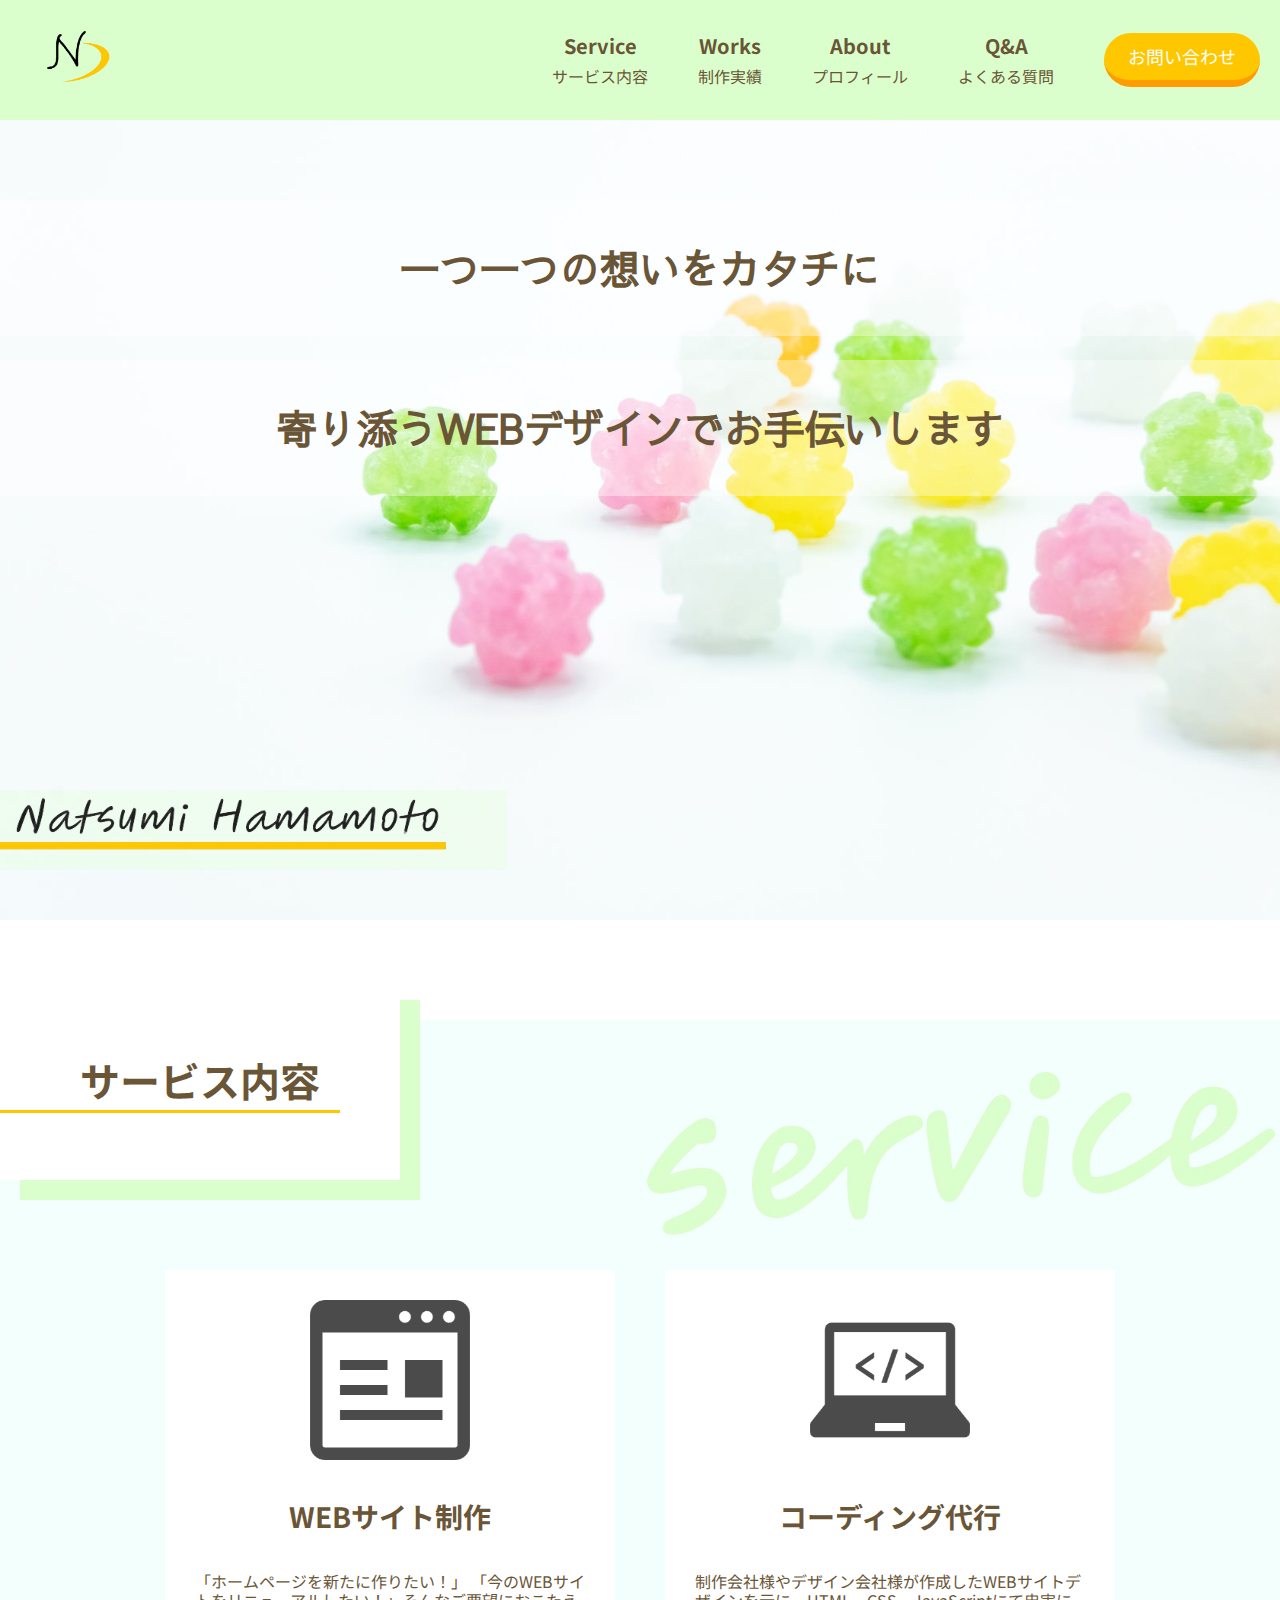
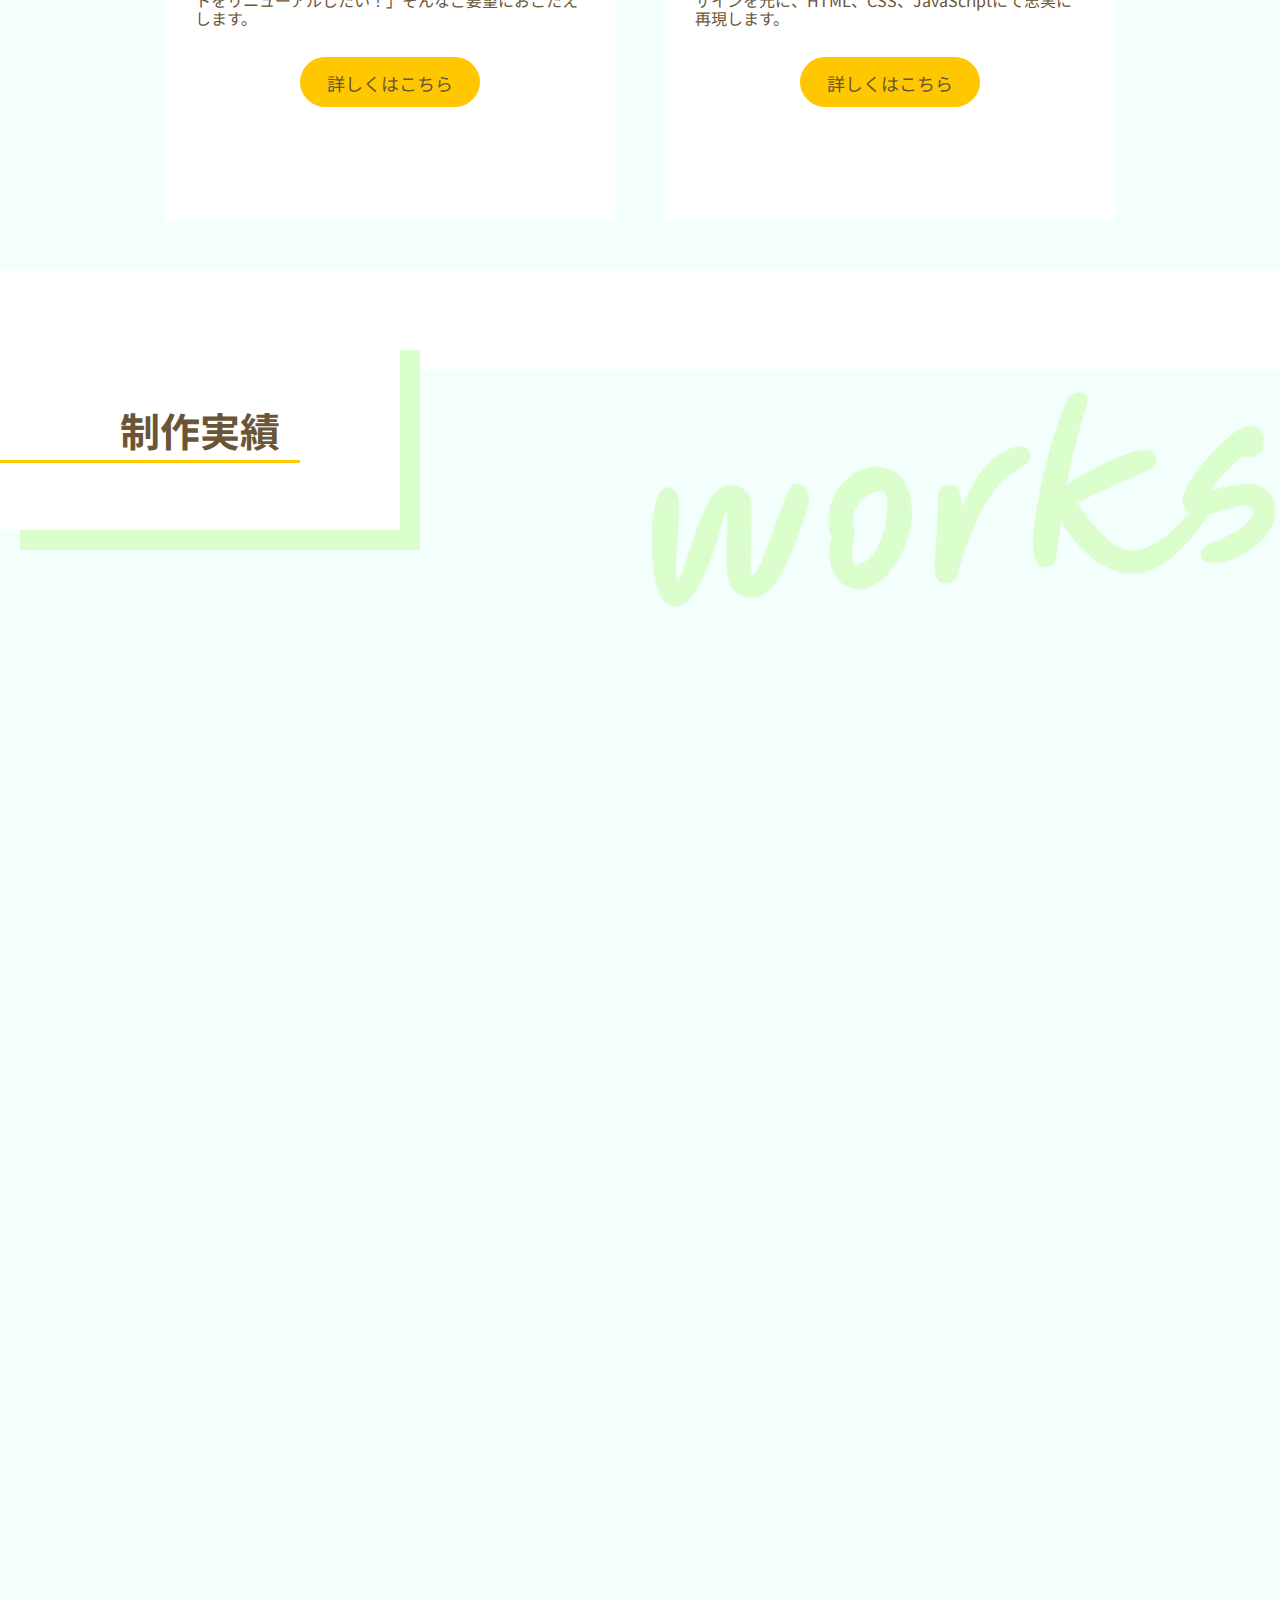
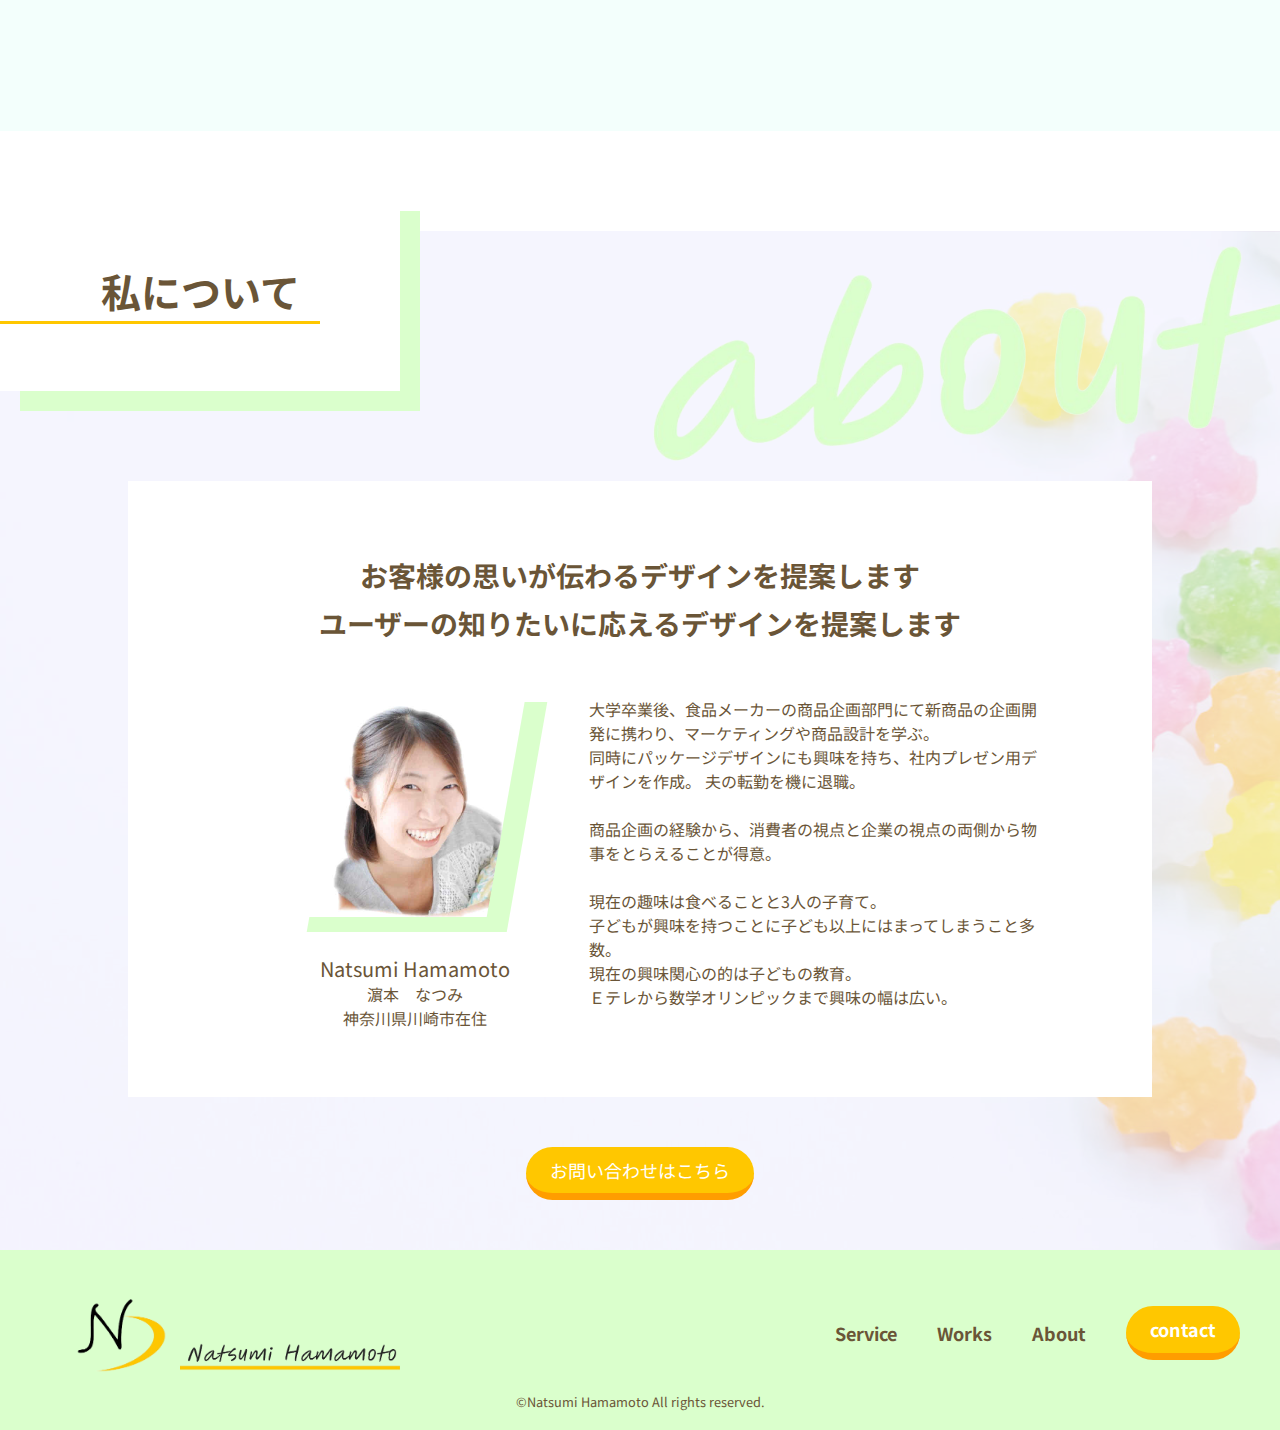
<file: index.html>
<!DOCTYPE html>
<html lang="ja">
  <head>
    <meta charset="UTF-8" />
    <meta name="viewport" content="width=device-width, initial-scale=1.0" />
    <title>Natsumi Hamamoto</title>
    <link rel="preconnect" href="https://fonts.googleapis.com" />
    <link rel="preconnect" href="https://fonts.gstatic.com" crossorigin />
    <link
      href="https://fonts.googleapis.com/css2?family=Noto+Sans+JP&family=Kosugi+Maru&display=swap"
      rel="stylesheet"
    />
    <link href="https://fonts.googleapis.com/css2?family=Sawarabi+Gothic&display=swap" rel="stylesheet">
    <link rel="stylesheet" href="css/destyle.css" />
    <link rel="stylesheet" href="css/style.css" />
  </head>
  <body>
    <header id="header" class="header">
      <h1 class="logo">
        <a href="#"><img src="img/logo.png" alt="" /></a>
      </h1>
      <nav class="pc">
        <ul class="header-nav-list">
          <li>
            <a href="#service">
              <span class="nav-en">Service</span>
              <span class="nav-ja">サービス内容</span>
            </a>
          </li>
          <li>
            <a href="#works">
              <span class="nav-en">Works</span>
              <span class="nav-ja">制作実績</span>
            </a>
          </li>
          <li>
            <a href="#about">
              <span class="nav-en">About</span>
              <span class="nav-ja">プロフィール</span>
            </a>
          </li>
          <li>
            <a href="#Q&A">
              <span class="nav-en">Q&A</span>
              <span class="nav-ja">よくある質問</span>
            </a>
          </li>
          <li>
            <a class="contact" target="_blank" href="">お問い合わせ</a>
          </li>
        </ul>
      </nav>
      <div class="h-btn sp">
        <span></span>
        <span></span>
        <span></span>
      </div>
    </header>
    <main>
      <div class="kv">
        <div>
          <p class="kv-text">一つ一つの想いをカタチに</p>
          <p class="kv-text">寄り添うWEBデザインでお手伝いします</p>
        </div>
        <div class="name-box">
          <img src="img/name-ft.png" alt="natsumi hamamoto" />
        </div>
      </div>

      <section id="service" class="service">
        <div class="section-ttl-container">
          <div class="section-ttl-frame">
            <div class="frame-g"></div>
            <div class="frame-w">
              <h2 class="section-ttl">サービス内容</h2>
            </div>
          </div>
          <div class="ttl-img"><img src="img/service.png" alt="service" /></div>
        </div>
        <ul class="service-list">
          <li class="service-item">
            <img class="service-icon" src="img/web-site.png" alt="web-site" />
            <span>WEBサイト制作</span>
            <p>
              「ホームページを新たに作りたい！」
              「今のWEBサイトをリニューアルしたい！」そんなご要望におこたえします。
            </p>
            <a target="_blank" class="detail-btn" href="website.html">詳しくはこちら</a>
          </li>
          <li class="service-item">
            <img
              class="service-icon"
              src="img/cording.png"
              alt="コーディング"
            />
            <span>コーディング代行</span>
            <p>
              制作会社様やデザイン会社様が作成したWEBサイトデザインを元に、HTML、CSS、JavaScriptにて忠実に再現します。
            </p>
            <a target="_blank" class="detail-btn" href="">詳しくはこちら</a>
          </li>
        </ul>
      </section>

      <section id="works" class="works">
        <div class="section-ttl-container">
          <div class="section-ttl-frame">
            <div class="frame-g"></div>
            <div class="frame-w">
              <h2 class="section-ttl">制作実績</h2>
            </div>
          </div>
          <div class="ttl-img"><img src="img/works.png" alt="works" /></div>
        </div>
        <ul class="works-list">
          <li class="works-item fade">
            <a href="">
              <div class="mask">
                <img class="works-img" src="img/works1.png" alt="ホームページ" />
              </div>
              <div class="works-text">
                <span>古民家サウナの宿</span>
                <p>
                  宿泊施設<br />
                  新規WEBサイト制作
                </p>
                <div class="label">
                  <div class="label-y">WEBデザイン</div>
                  <div class="label-b">コーディング</div>
                </div>
              </div>
            </a>
          </li>
          <li class="works-item fade">
            <a href="">
              <div class="mask">
                <img class="works-img" src="img/works2.png" alt="ホームページ" />
              </div>
              <div class="works-text">
                <span>家庭教師のProgress</span>
                <p>
                  WEBサイト<br />
                  リニューアル
                </p>
                <div class="label">
                  <div class="label-y">WEBデザイン</div>
                  <div class="label-b">コーディング</div>
                </div>
              </div>
            </a>
          </li>
          <li class="works-item fade">
            <a href="">
              <div class="mask">
                <img class="works-img" src="img/works3.png" alt="ホームページ" />
              </div>
              <div class="works-text">
                <span>こすぎ皮膚科</span>
                <p>
                  WEBサイト<br />
                  リニューアル
                </p>
                <div class="label">
                  <div class="label-y">WEBデザイン</div>
                  <div class="label-b">コーディング</div>
                </div>
              </div>
            </a>
          </li>
          <li class="works-item fade">
            <a href="">
              <div class="mask">
                <img class="works-img" src="img/works4.png" alt="ホームページ" />
              </div>
              <div class="works-text">
                <span>イタリアンダイニング<br />「Martina」</span>
                <p>
                  スマートフォン向け<br />
                  LP(ランディングページ)制作
                </p>
                <div class="label">
                  <div class="label-b">コーディング</div>
                </div>
              </div>
            </a>
          </li>
          <li class="works-item fade">
            <a href="">
              <div class="mask">
                <img class="works-img" src="img/works4.png" alt="ホームページ" />
              </div>
              <div class="works-text">
                <span>イタリアンダイニング<br />「Martina」</span>
                <p>
                  スマートフォン向け<br />
                  LP(ランディングページ)制作
                </p>
                <div class="label">
                  <div class="label-b">コーディング</div>
                </div>
              </div>
            </a>
          </li>
          <li class="works-item fade">
            <a href="">
              <div class="mask">
                <img class="works-img" src="img/works4.png" alt="ホームページ" />
              </div>
              <div class="works-text">
                <span>イタリアンダイニング<br />「Martina」</span>
                <p>
                  スマートフォン向け<br />
                  LP(ランディングページ)制作
                </p>
                <div class="label">
                  <div class="label-b">コーディング</div>
                </div>
                <!-- <a class="more-btn" href="">もっと見る</a> -->
              </div>
            </a>

          </li>
        </ul>
      </section>

      <section id="about" class="about">
        <div class="section-ttl-container">
          <div class="section-ttl-frame">
            <div class="frame-g"></div>
            <div class="frame-w">
              <h2 class="section-ttl">私について</h2>
            </div>
          </div>
          <div class="ttl-img"><img src="img/about.png" alt="about" /></div>
        </div>
        <div class="about-frame">
          <p class="about-lead">
            お客様の思いが伝わるデザインを提案します<br />
            ユーザーの知りたいに応えるデザインを提案します
          </p>
          <div class="about-content">
            <div class="portrait">
              <div class="portrait-frame">
                <div class="portrait-frame-g"></div>
                <div class="portrait-frame-w">
                  <img src="img/portrait.JPG" alt="portrait" />
                </div>
              </div>
              <div>
                <span>Natsumi Hamamoto</span>
                <span>濵本　なつみ</span>
                <span>神奈川県川崎市在住</span>
              </div>
            </div>
            <div class="about-text">
              <p>
                大学卒業後、食品メーカーの商品企画部門にて新商品の企画開発に携わり、マーケティングや商品設計を学ぶ。<br />
                同時にパッケージデザインにも興味を持ち、社内プレゼン用デザインを作成。
                夫の転勤を機に退職。<br /><br />
                商品企画の経験から、消費者の視点と企業の視点の両側から物事をとらえることが得意。<br /><br />
                現在の趣味は食べることと3人の子育て。<br />
                子どもが興味を持つことに子ども以上にはまってしまうこと多数。<br />
                現在の興味関心の的は子どもの教育。<br />
                Ｅテレから数学オリンピックまで興味の幅は広い。
              </p>
            </div>
          </div>
        </div>
        <div>
          <a class="contact" href="#">お問い合わせはこちら</a>
        </div>
      </section>
    </main>

    <footer class="footer">
      <div class="footer-container">
        <div class="logo-wrapper">
          <a class="footer-logo" href="#"><img src="img/logo.png" alt="" /></a>
          <div class="footer-name">
            <img src="img/name-ft.png" alt="natsumi hamamoto" />
          </div>
        </div>
        <nav>
          <ul class="footer-nav-list">
            <li class="footer-list-item"><a href="#service">Service</a></li>
            <li class="footer-list-item"><a href="#works">Works</a></li>
            <li class="footer-list-item"><a href="#about">About</a></li>
            <li class="footer-list-item">
              <a class="contact" href="#">contact</a>
            </li>
          </ul>
        </nav>
      </div>
      <small>©Natsumi Hamamoto All rights reserved.</small>
    </footer>

    <script src="js/jquery-3.7.1.min.js"></script>
    <script src="js/jquery.invew.min.js"></script>
    <script src="js/script.js"></script>
  </body>
</html>
</file>
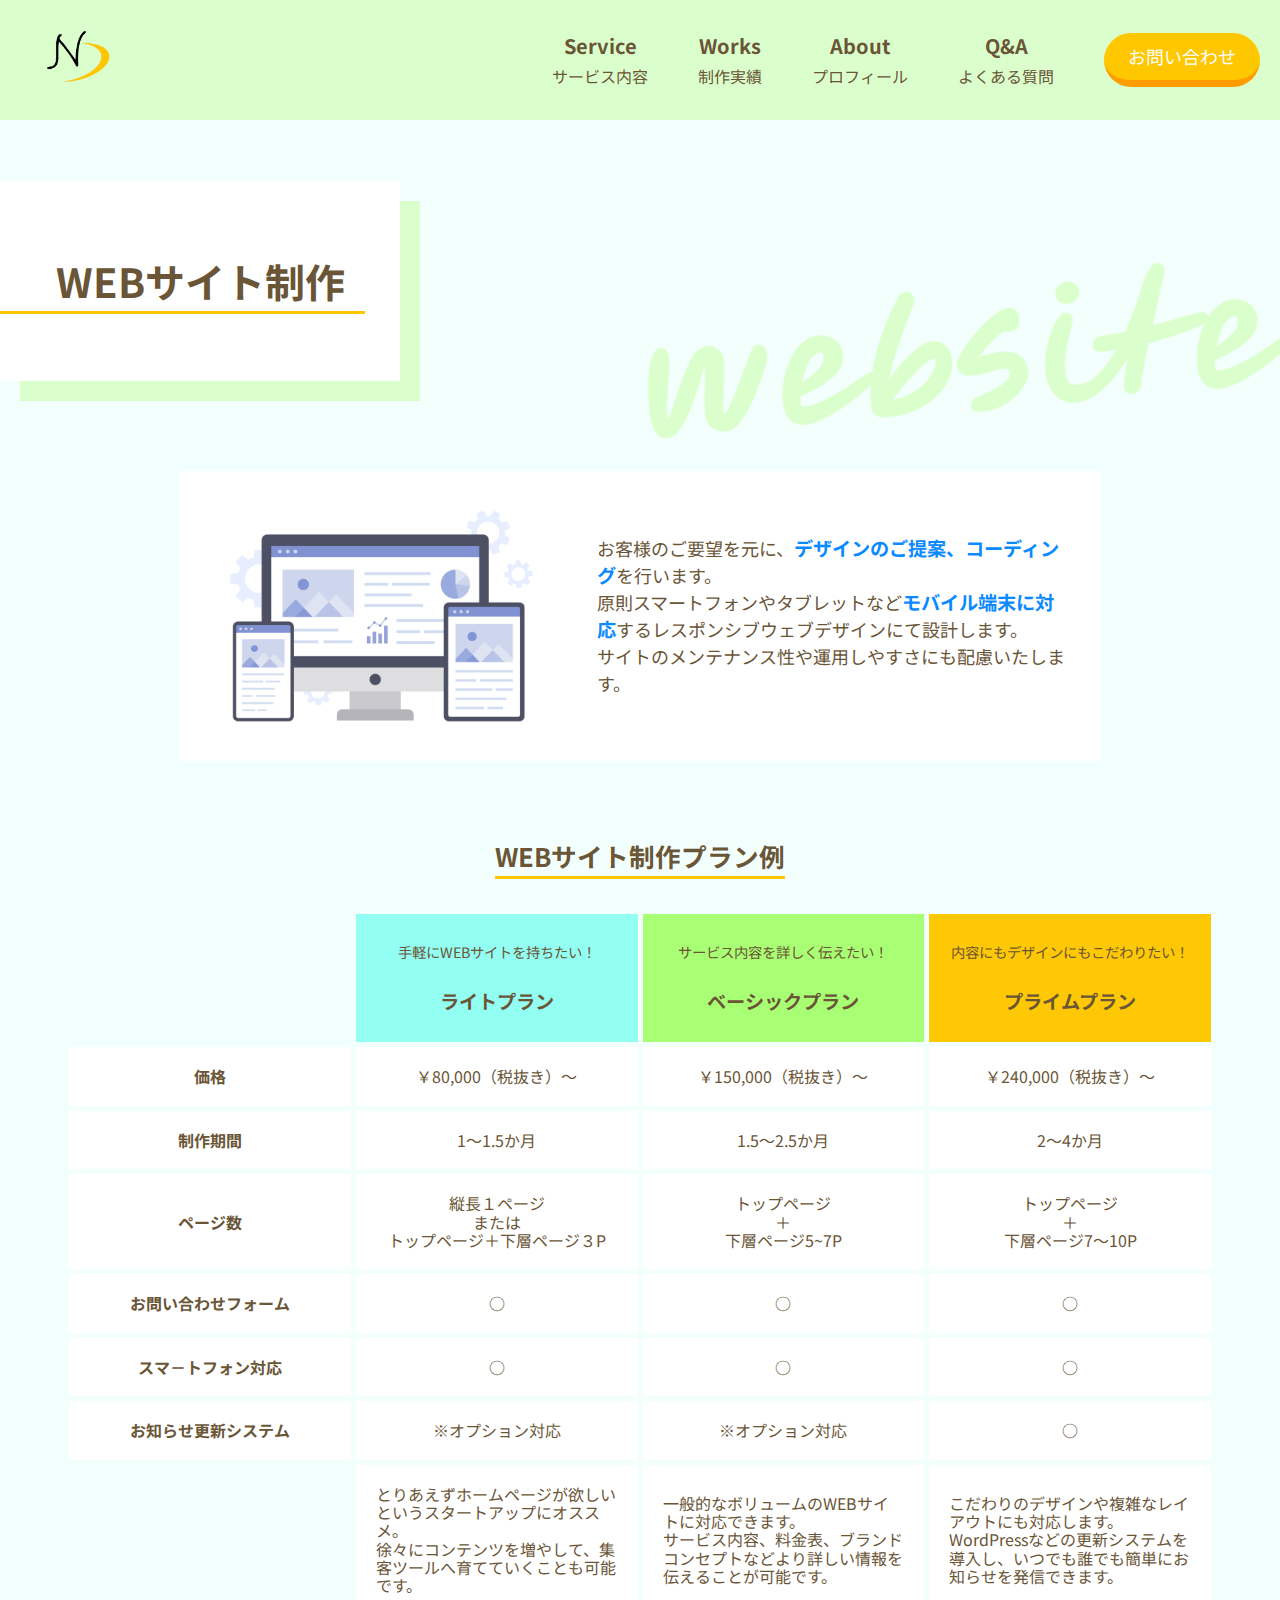
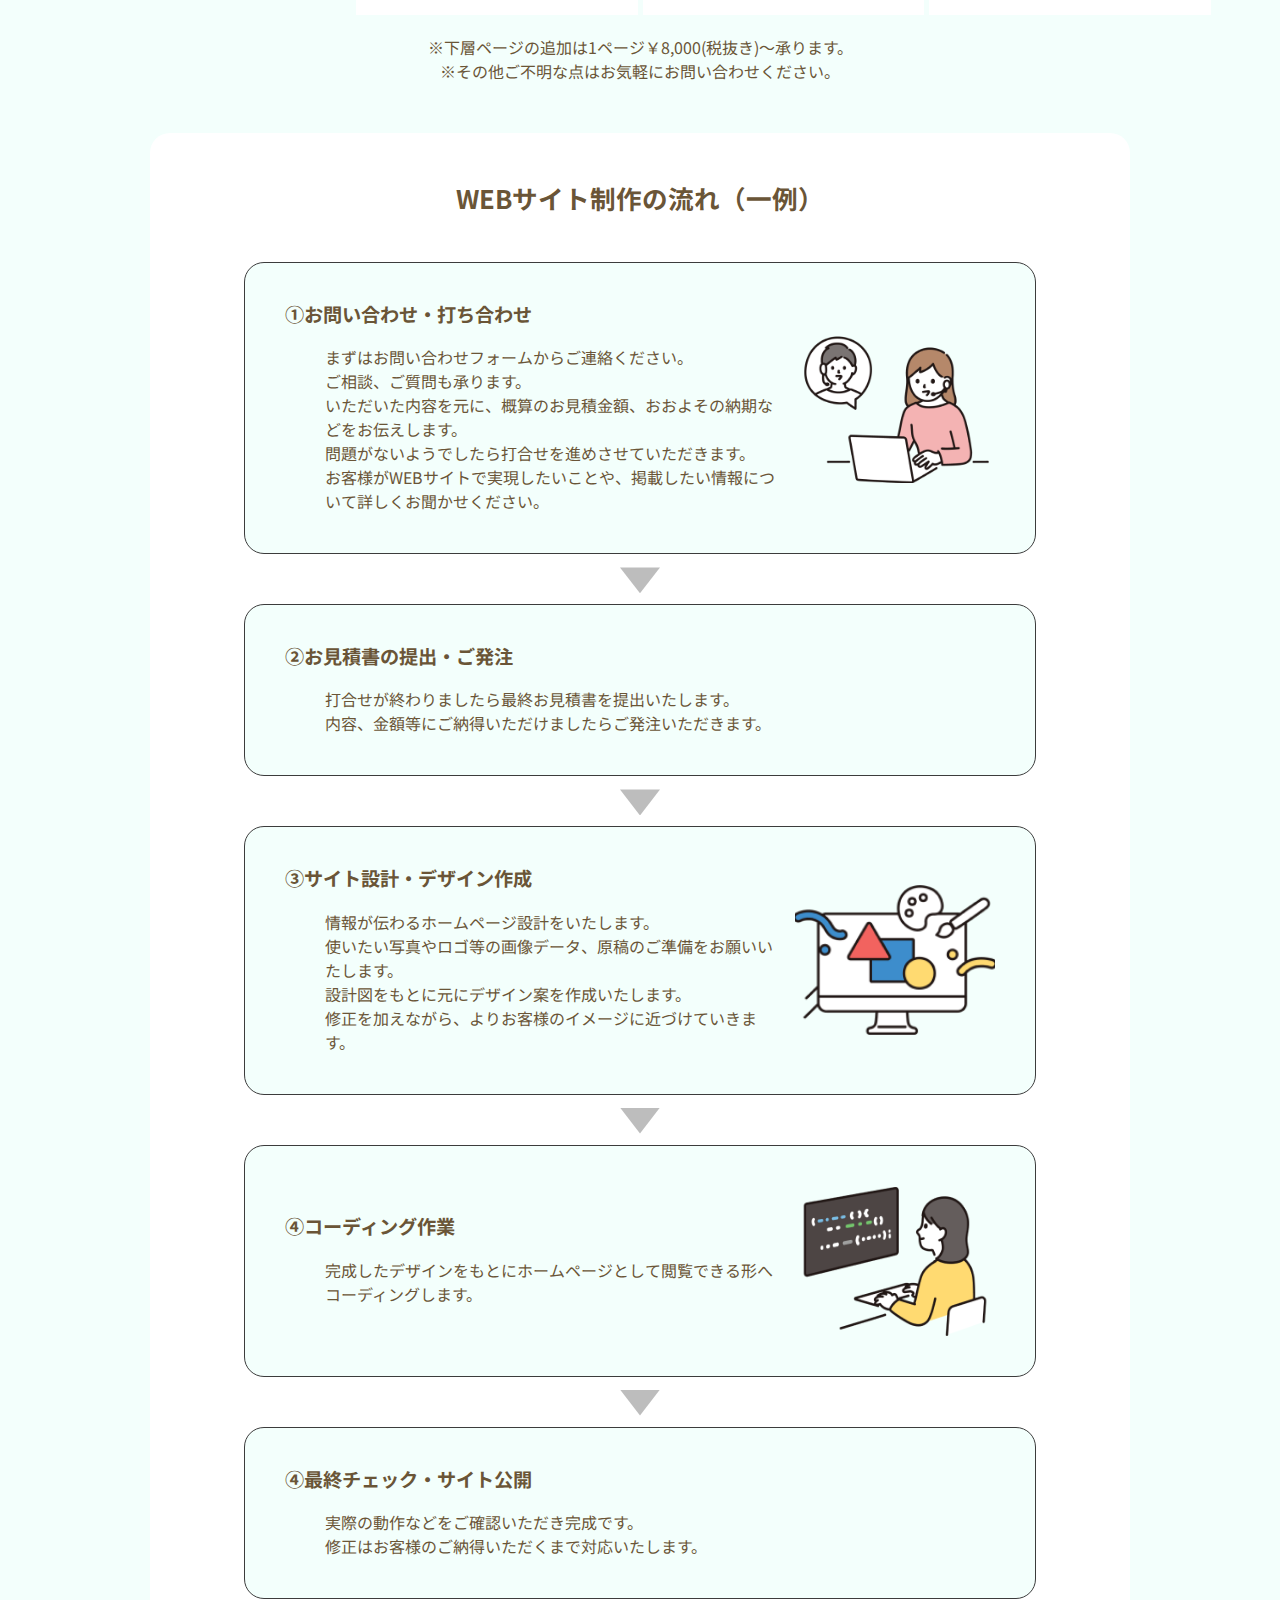
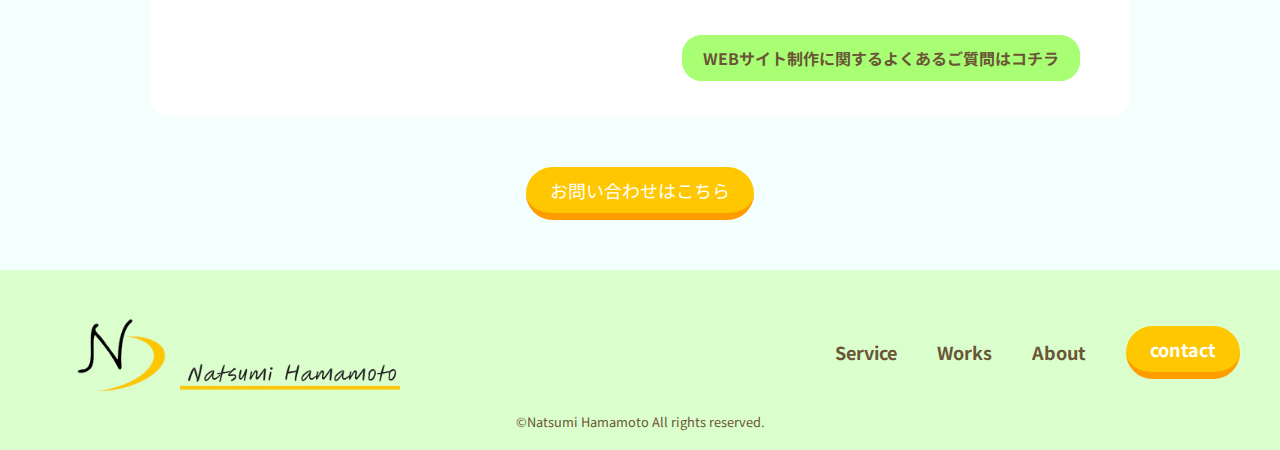
<file: website.html>
<!DOCTYPE html>
<html lang="ja">
  <head>
    <meta charset="UTF-8" />
    <meta name="viewport" content="width=device-width, initial-scale=1.0" />
    <title>Document</title>
    <link rel="preconnect" href="https://fonts.googleapis.com" />
    <link rel="preconnect" href="https://fonts.gstatic.com" crossorigin />
    <link
      href="https://fonts.googleapis.com/css2?family=Noto+Sans+JP&display=swap"
      rel="stylesheet"
    />
    <link rel="stylesheet" href="css/destyle.css" />
    <link rel="stylesheet" href="css/style.css" />
  </head>
  <body>
    <header id="header" class="header">
      <h1 class="logo">
        <a href="#"><img src="img/logo.png" alt="" /></a>
      </h1>
      <nav>
        <ul class="header-nav-list">
          <li>
            <a href="index.html#service">
              <span class="nav-en">Service</span>
              <span class="nav-ja">サービス内容</span>
            </a>
          </li>
          <li>
            <a href="index.html#works">
              <span class="nav-en">Works</span>
              <span class="nav-ja">制作実績</span>
            </a>
          </li>
          <li>
            <a href="index.html#about">
              <span class="nav-en">About</span>
              <span class="nav-ja">プロフィール</span>
            </a>
          </li>
          <li>
            <a href="#Q&A">
              <span class="nav-en">Q&A</span>
              <span class="nav-ja">よくある質問</span>
            </a>
          </li>
          <li>
            <a class="contact" target="_blank" href="">お問い合わせ</a>
          </li>
        </ul>
      </nav>
    </header>
    <main>
      <section id="website" class="website">
        <div class="section-ttl-container">
          <div class="section-ttl-frame">
            <div class="frame-g"></div>
            <div class="frame-w">
              <h2 class="section-ttl">WEBサイト制作</h2>
            </div>
          </div>
          <div class="ttl-img"><img src="img/website.png" alt="website" /></div>
        </div>
        <div class="wrapper">
          <div class="lead-container">
            <img src="img/website1.png" alt="ホームページ" />
            <div class="lead">
              <p>
                お客様のご要望を元に、<span>デザインのご提案、コーディング</span>を行います。
                <br />
                原則スマートフォンやタブレットなど<span>モバイル端末に対応</span>するレスポンシブウェブデザインにて設計します。<br />
                サイトのメンテナンス性や運用しやすさにも配慮いたします。
              </p>
            </div>
          </div>
          <div class="website-plan">
            <span>WEBサイト制作プラン例</span>
            <table class="website-table">
              <thead>
                <tr>
                  <th></th>
                  <th class="plan-name light">
                    <span>手軽にWEBサイトを持ちたい！</span><br />ライトプラン
                  </th>
                  <th class="plan-name basic">
                    <span>サービス内容を詳しく伝えたい！</span
                    ><br />ベーシックプラン
                  </th>
                  <th class="plan-name prime">
                    <span>内容にもデザインにもこだわりたい！</span
                    ><br />プライムプラン
                  </th>
                </tr>
              </thead>
              <tbody>
                <tr>
                  <th>価格</th>
                  <td>￥80,000（税抜き）～</td>
                  <td>￥150,000（税抜き）～</td>
                  <td>￥240,000（税抜き）～</td>
                </tr>
                <tr>
                  <th>制作期間</th>
                  <td>1～1.5か月</td>
                  <td>1.5～2.5か月</td>
                  <td>2～4か月</td>
                </tr>
                <tr>
                  <th>ページ数</th>
                  <td>
                    縦長１ページ<br />または<br />トップページ＋下層ページ３P
                  </td>
                  <td>トップページ<br />＋<br />下層ページ5~7P</td>
                  <td>トップページ<br />＋<br />下層ページ7～10P</td>
                </tr>
                <tr>
                  <th>お問い合わせフォーム</th>
                  <td>○</td>
                  <td>○</td>
                  <td>○</td>
                </tr>
                <tr>
                  <th>スマ－トフォン対応</th>
                  <td>○</td>
                  <td>○</td>
                  <td>○</td>
                </tr>
                <tr>
                  <th>お知らせ更新システム</th>
                  <td>※オプション対応</td>
                  <td>※オプション対応</td>
                  <td>○</td>
                </tr>
                <tr>
                  <th></th>
                  <td class="info">
                    とりあえずホームページが欲しいというスタートアップにオススメ。<br />
                    徐々にコンテンツを増やして、集客ツールへ育てていくことも可能です。
                  </td>
                  <td class="info">
                    一般的なボリュームのWEBサイトに対応できます。<br />
                    サービス内容、料金表、ブランドコンセプトなどより詳しい情報を伝えることが可能です。
                  </td>
                  <td class="info">
                    こだわりのデザインや複雑なレイアウトにも対応します。<br />
                    WordPressなどの更新システムを導入し、いつでも誰でも簡単にお知らせを発信できます。
                  </td>
                </tr>
              </tbody>
            </table>
            <p class="note">
              ※下層ページの追加は1ページ￥8,000(税抜き)～承ります。<br />
              ※その他ご不明な点はお気軽にお問い合わせください。
            </p>
          </div>
          <div class="website-chart">
            <p class="chart-ttl">WEBサイト制作の流れ（一例）</p>
            <div class="chart-list">
              <div class="chart-frame">
                <div class="chart-text">
                  <span>①お問い合わせ・打ち合わせ</span>
                  <p>
                    まずはお問い合わせフォームからご連絡ください。<br />
                    ご相談、ご質問も承ります。<br />
                    いただいた内容を元に、概算のお見積金額、おおよその納期などをお伝えします。<br />
                    問題がないようでしたら打合せを進めさせていただきます。<br />
                    お客様がWEBサイトで実現したいことや、掲載したい情報について詳しくお聞かせください。
                  </p>
                </div>
                <img src="img/website-chart1.png" alt="オンライン打ち合わせ" />
              </div>
              <div class="chart-frame">
                <div class="chart-text">
                  <span>②お見積書の提出・ご発注</span>
                  <p>
                    打合せが終わりましたら最終お見積書を提出いたします。<br />
                    内容、金額等にご納得いただけましたらご発注いただきます。
                  </p>
                </div>
              </div>
              <div class="chart-frame">
                <div class="chart-text">
                  <span>③サイト設計・デザイン作成</span>
                  <p>
                    情報が伝わるホームページ設計をいたします。<br />
                    使いたい写真やロゴ等の画像データ、原稿のご準備をお願いいたします。<br />
                    設計図をもとに元にデザイン案を作成いたします。<br />
                    修正を加えながら、よりお客様のイメージに近づけていきます。
                  </p>
                </div>
                <img src="img/website-chart2.png" alt="デザイン作成" />
              </div>
              <div class="chart-frame">
                <div class="chart-text">
                  <span>④コーディング作業</span>
                  <p>
                    完成したデザインをもとにホームページとして閲覧できる形へコーディングします。
                  </p>
                </div>
                <img src="img/website-chart3.png" alt="コーディング" />
              </div>
              <div class="chart-frame">
                <div class="chart-text">
                  <span>④最終チェック・サイト公開</span>
                  <p>
                    実際の動作などをご確認いただき完成です。<br />
                    修正はお客様のご納得いただくまで対応いたします。
                  </p>
                </div>
              </div>
            </div>
            <div class="qa-btn">
              <a href="contact/html"
                >WEBサイト制作に関するよくあるご質問はコチラ</a
              >
            </div>
          </div>
          <div>
            <a class="contact" href="contact.html">お問い合わせはこちら</a>
          </div>
        </div>
      </section>
    </main>

    <footer class="footer">
      <div class="footer-container">
        <div class="logo-wrapper">
          <a class="footer-logo" href="#"><img src="img/logo.png" alt="" /></a>
          <div class="footer-name">
            <img src="img/name-ft.png" alt="natsumi hamamoto" />
          </div>
        </div>
        <nav>
          <ul class="footer-nav-list">
            <li class="footer-list-item"><a href="#service">Service</a></li>
            <li class="footer-list-item"><a href="#works">Works</a></li>
            <li class="footer-list-item"><a href="#about">About</a></li>
            <li class="footer-list-item">
              <a class="contact" href="#">contact</a>
            </li>
          </ul>
        </nav>
      </div>
      <small>©Natsumi Hamamoto All rights reserved.</small>
    </footer>

    <script src="js/jquery-3.7.1.min.js"></script>
    <script src="js/jquery.invew.min.js"></script>
    <script src="js/script.js"></script>
  </body>
</html>
</file>
<file: css/style.css>
@charset "UTF-8";
html {
  font-size: 100%;
}
body {
  color: #6a5537;
  font-family: "Noto Sans JP", sans-serif;
  margin-top: 120px;
}
img {
  max-width: 100%;
  vertical-align: bottom;
}
.pc{
  display: block;
}
.sp{
  display: none;
}

@keyframes fadeInText {
  0% {
    opacity: 0;
  }
  100% {
    opacity: 1;;
  }
}
@keyframes fadeInText2 {
  0% {
    opacity: 0;
  }
  20% {
    opacity: 0;
  }
  100% {
    opacity: 1;
  }
}
@keyframes fadeInName {
  0% {
    opacity: 0;
  }
  30%{
    opacity: 0;
  }
  100% {
    opacity: 1;
  }
}
@keyframes fadeUp{
  0%{
    opacity: 0;
    transform: translateY(30px);
  }
  80%{
    opacity: 1;
  }
  100%{
    opacity: 1;
    transform: translateY(0);
  }
}
:root {
  --orange: #ffc700;
  --green: #daffcc;
  --bg-blue: #f3fffc;
  --label-blue: #0b8aff;
  --name-gray: #e6ffde6f;
}
/* section-ttl */
.section-ttl-container {
  display: flex;
  justify-content: space-between;
  position: relative;
  width: 100%;
  height: 250px;
  margin-top: 100px;
}
.section-ttl-frame{
  width: 40%;
}
.frame-g {
  width: 400px;
  height: 200px;
  background-color: var(--green);
  position: absolute;
  left: 20px;
  top: -20px;
}
.frame-w {
  width: 400px;
  height: 200px;
  background-color: #fff;
  z-index: 100;
  position: absolute;
  left: 0px;
  top: -40px;
  display: grid;
  place-content: center center;
}
.section-ttl {
  font-size: 2.5rem;
  font-weight: bold;
  position: relative;
}
.section-ttl::after {
  content: "";
  position: absolute;
  bottom: -10px;
  right: -20px;
  width: 400px;
  height: 3px;
  background-color: var(--orange);
}
.ttl-img {
  width: 50%;
}
.ttl-img > img{
  width: 100%;
  height: 100%;
  object-fit: contain;
  object-position: right;
}
/* お問い合わせボタン（共通） */
.contact {
  display: inline-block;
  padding: 0.8rem 1.5rem;
  background-color: var(--orange);
  color: #FFF;
  border-radius: 100vh;
  border-bottom: 7px solid #ff9d00;
  font-size: 1.125rem;
  text-align: center;
  margin: 0 auto;
  transition: all 0.1s 0s ease;
}
.contact:hover {
  margin-top: 6px;
  border-bottom: 1px solid var(--orange);
}
/* header (全ページ共通)*/
.header {
  width: 100%;
  height: 120px;
  position: fixed;
  top: 0;
  left: 0;
  z-index: 1000;
  display: flex;
  justify-content: space-between;
  align-items: center;
  background-color: var(--green);
  padding: 0 20px;
}
.logo {
  width: 100px;
  height: 100px;
}
.header-nav-list {
  display: flex;
  justify-content: space-between;
  align-items: center;
  gap: 50px;
}
.header-nav-list span {
  display: block;
  text-align: center;
}
.header-nav-list li a:hover{
  opacity: 0.5;
}
.header-nav-list li:last-of-type a:hover{
  opacity: 1;
}
.nav-en {
  font-size: 1.25rem;
  font-weight: bold;
  padding-bottom: 10px;
}

/* footer(全ページ共通) */
.footer {
  width: 100%;
  background-color: var(--green);
  padding: 20px 40px;
}
.footer-container {
  display: flex;
  justify-content: space-between;
  align-items: center;
}
.logo-wrapper {
  display: flex;
}
.footer-logo {
  display: block;
  width: 140px;
}
.footer-name {
  width: 250px;
  padding-top: 70px;
}
.footer-nav-list {
  display: flex;
  align-items: center;
  gap: 0 40px;
}
.footer-list-item {
  font-size: 1.125rem;
  font-weight: bold;
}
.footer-list-item:hover{
  opacity: 0.6;
}
.footer-list-item:last-of-type:hover{
  opacity: 1;
}
/* .footer .contact {
  display: block;
  width: 150px;
  height: 50px;
  background-color: var(--orange);
  border: solid 1px var(--orange);
  border-radius: 25px;
  text-align: center;
  line-height: 50px;
}
.footer.contact:hover {
  background-color: #fff;
} */
small {
  display: block;
  text-align: center;
}
/* トップページ */
/* kv */
.kv {
  width: 100%;
  height: calc(100vh - 100px);
  background-image: url(../img/kv.jpg);
  background-size: cover;
  background-position: center;
  background-repeat: no-repeat;
  position: relative;
}

.kv-text {
  width: 100%;
  background-color: #ffffff61;
  position: absolute;
  font-family: "Sawarabi Gothic", sans-serif;
  font-weight: 700;
  font-size: 2.5rem;
  line-height: 3.5rem;
  color: #6a5537;
  padding: 40px;
  text-align: center;
}
.kv-text:first-child{
  top: 10%;
  left: 50%;
  transform: translateX(-50%);
  animation: fadeInText 3s;
}
.kv-text:last-child{
  top: 30%;
  left: 50%;
  transform: translateX(-50%);
  animation: fadeInText2 4s;
}
.name-box {
  height: 80px;
  position: absolute;
  bottom: 50px;
  left: 0;
  background-color: var(--name-gray);
  z-index: 100;
  animation: fadeInName 5s;
}
.name-box img {
  height: 100%;
  display: block;
}
/* service */
.service {
  background-color: var(--bg-blue);
  padding-bottom: 50px;
}
.service-list {
  display: flex;
  justify-content: center;
  gap: 0 50px;
}
.service-item {
  width: 450px;
  height: 550px;
  background-color: #fff;
  padding: 30px;
}
.service-icon {
  width: 160px;
  display: block;
  margin: 0 auto;
}
.service-item span {
  display: block;
  font-size: 1.75rem;
  font-weight: bold;
  padding: 40px 0;
  display: grid;
  place-content: center;
}
.service-item p{
  margin-bottom: 30px;
}
.detail-btn {
  display: block;
  width: 180px;
  height: 50px;
  background-color: var(--orange);
  border: solid 1px var(--orange);
  border-radius: 30px;
  font-size: 1.125rem;
  text-align: center;
  line-height: 50px;
  margin: 0 auto;
  transition: all 0.3s 0s ease;
}
.detail-btn:hover {
  background-color: #fff;
}
/* works */
.works {
  background-color: var(--bg-blue);
}
.works-list {
  display: flex;
  flex-wrap: wrap;
  gap: 2%;
  justify-content: center;
  align-items: center;
  padding: 30px 10% 50px 10%;
  overflow: hidden;
}
.works-item{
  width: 30%;
  margin-bottom: 70px;
}
.works-img {
  display: block;
  width: 100%;
  height: 280px;
  padding: 30px;
  background:linear-gradient(#daffcc, #e9f8fe);
  object-fit: contain;
  transform: scale(1);
  transition: .3s ease-in-out;
}
.works-item:hover .works-img{
  transform: scale(1.1);
}
.fade{
  transform: translateY(70px);
  transition: 1s;
  opacity: 0;
}
.fade.active{
  transform: translateY(0);
  opacity: 1;
}
.mask{
  line-height: 0;
  overflow: hidden;
}
.works-text {
  background-color: #FFF;
  text-align: center;
  padding-top: 20px;
  padding-bottom: 20px;
}
.works-text span {
  display: block;
  padding-bottom: 5px;
}
.works-text p {
  font-size: 1rem;
  line-height: 1.5rem;
  font-weight: bold;
  padding-bottom: 15px;
}
.label {
  display: flex;
  justify-content: center;
  align-items: center;
  gap: 5px;
  font-size: 0.8rem;
}
.label-y {
  width: 110px;
  height: 30px;
  color: #fff;
  background-color: #ffa3af;
  line-height: 30px;
}
.label-b {
  width: 110px;
  height: 30px;
  color: #fff;
  background-color: #007cbe;
  line-height: 30px;
}
/* .fade {
  opacity: 0;
  transition: all 1s;
}
.fade .active{
  opacity: 1;
} */
/* about */
.about {
  background-image: url(../img/about-bg.jpg);
  background-position: bottom;
  background-size: cover;
  padding-bottom: 50px;
  position: relative;
  /* z-index: -100; */
  text-align: center;
}
.about::before {
  content: "";
  position: absolute;
  top: 0;
  left: 0;
  width: 100%;
  height: 100%;
  background-color: #f4f0ff9e;
  /* z-index: -10; */
}
.about-frame {
  width: 80%;
  background-color: #fff;
  text-align: center;
  margin: 0 auto;
  padding-top: 70px;
  margin-bottom: 50px;
  position: relative;
  z-index: 10;
}
.about-lead {
  font-size: 1.75rem;
  line-height: 3rem;
  font-weight: bold;
}
.about-content {
  display: flex;
  justify-content: center;
  padding-top: 50px;
}
.portrait {
  width: 40%;
  height: 400px;
  /* margin: 0 auto; */
}
.portrait-frame {
  width: 100%;
  height: 65%;
  position: relative;
}
.portrait-frame-g {
  width: 200px;
  height: 230px;
  background-color: var(--green);
  position: absolute;
  top: 5px;
  right: 15%;
  transform: skewX(-10deg);
}
.portrait-frame-w {
  width: 200px;
  height: 230px;
  position: absolute;
  top: -10px;
  right: 20%;
  transform: skewX(-10deg);
  overflow: hidden;
}
.portrait-frame-w > img {
  width: 100%;
  height: 100%;
  object-fit: cover;
  transform: skewX(10deg) scale(1.2);
}
.portrait span {
  display: block;
  padding-bottom: 5px;
  padding-left: 15%;
}
.portrait span:first-of-type {
  font-size: 1.25rem;
}
.about-text {
  width: 50%;
  text-align: start;
  padding-right: 50px;
  line-height: 1.5;
}
.about .contact {
  position: relative;
  z-index: 10;
}
/* webサイト制作ページ */
.wrapper {
  padding: 0 5%;
}
.website {
  padding-top: 1px;
  padding-bottom: 50px;
  background-color: var(--bg-blue);
  text-align: center;
}
.lead-container {
  width: 80%;
  background-color: #fff;
  display: flex;
  justify-content: center;
  align-items: center;
  gap: 5%;
  padding: 30px;
  margin: 0 auto;
  margin-bottom: 80px;
}
.lead-container img {
  width: 40%;
}
.lead {
  width: 55%;
  font-size: 1.125rem;
  line-height: 1.5em;
  text-align: left;
}
.lead span {
  font-size: 1.2rem;
  font-weight: bold;
  color: var(--label-blue);
}
.website-plan {
  margin-bottom: 50px;
}
.website-plan > span {
  display: inline-block;
  font-size: 1.6rem;
  font-weight: bold;
  border-bottom: solid 3px var(--orange);
  padding-bottom: 5px;
  margin-bottom: 30px;
}
.website-table {
  border-collapse: separate;
  border-spacing: 5px;
  width: 100%;
  margin: 0 auto;
  margin-bottom: 15px;
}
.plan-name {
  width: 25%;
  font-size: 1.2rem;
  text-align: center;
  padding: 30px 0;
}
.light {
  background-color: #93fff2;
}
.plan-name span {
  display: block;
  font-size: 0.9rem;
  font-weight: normal;
  padding-bottom: 8px;
}
.basic {
  background-color: #a9ff74;
}
.prime {
  background-color: #ffc804;
}
tbody th,
td {
  padding: 20px;
  background-color: #fff;
  text-align: center;
  vertical-align: middle;
}
tbody th:empty {
  background-color: var(--bg-blue);
}
.info {
  text-align: left;
}
.note {
  line-height: 1.5em;
}
.website-chart {
  width: 85%;
  background-color: #fff;
  border-radius: 20px;
  padding: 50px;
  margin: 0 auto 50px auto;
}
.chart-ttl {
  font-size: 1.6rem;
  font-weight: bold;
  margin-bottom: 50px;
}
.chart-frame {
  display: flex;
  justify-content: space-between;
  align-items: center;
  width: 90%;
  border: solid 1px #3c3c3c;
  border-radius: 20px;
  background-color: var(--bg-blue);
  padding: 40px;
  margin: 0 auto 50px auto;
  position: relative;
}
.chart-text {
  width: 70%;
  text-align: left;
}
.chart-frame span {
  display: block;
  font-size: 1.2rem;
  font-weight: bold;
  margin-bottom: 20px;
}
.chart-frame p {
  padding-left: 40px;
  line-height: 1.5em;
}
.chart-frame img {
  width: 200px;
  height: 150px;
}
.chart-frame::after {
  content: "";
  position: absolute;
  bottom: -40px;
  left: 50%;
  transform: translateX(-50%);
  height: calc(tan(60deg) * 30px / 2);
  width: 40px;
  clip-path: polygon(0 0, 100% 0, 50% 100%);
  background-color: #bdbdbd;
  display: inline-block;
}
.chart-frame:last-of-type::after {
  display: none;
}
.qa-btn {
  text-align: right;
}
.qa-btn a {
  background-color: #a9ff74;
  border: solid 1px #a9ff74;
  padding: 10px 20px;
  border-radius: 20px;
  font-weight: bold;
}
.qa-btn a:hover {
  background-color: #daffc3;
}

@media screen and (max-width: 650px) {
  .sp{
    display: block;
  }
  .pc{
    display: none;
  }
  .header nav{
    position: fixed;
    top: 120px;
    left: 0;
    width: 100%;
    padding: 40px 0;
    background-color: #ffffffe6;
    display: none;
  }
  .header-nav-list{
    flex-wrap: wrap;
    gap: 40px 0;
  }
  .header-nav-list li{
    width: 100%;
    text-align: center;
  }
  .h-btn{
    width: 45px;
    height: 35px;
    position: relative;
  }
  .h-btn span{
    position: absolute;
    width: 100%;
    height: 1px;
    left: 0;
    background-color: #6a5537;
    transition: .5s;
  }
  .h-btn span:first-of-type{
    top: 0;
  }
  .h-btn span:nth-of-type(2){
    top: 50%;
  }
  .h-btn span:last-of-type{
    top: 100%;
  }
  .h-btn.active span:first-of-type{
    top: 50%;
    transform: translateY(-50%) rotate(45deg);
  }
  .h-btn.active span:nth-of-type(2){
    opacity: 0;
  }
  .h-btn.active span:last-of-type{
    top: 50%;
    transform: translateY(-50%) rotate(-45deg);
  }
  
  .kv{
    background-image: url(../img/kv-sp.jpg);
    background-size: cover;
  }
  .kv-text{
    width: 90%;
    font-size: 1.5rem;
    line-height: 2rem;
  }
  .kv-text:first-child{
    left: 0;
  }
  .kv-text:last-child{
    right: 0;
  }
  .name-box{
    width: 100%;
    height: 30%;
  }
  .name-box img{
    width: 100%;
    object-fit: contain;
  }
  .section-ttl-container{
    flex-direction: column;
    height: 220px;
    margin-bottom: 20px;
  }
  .frame-g{
    width: 250px;
    height: 150px;
  }
  .frame-w{
    width: 250px;
    height:150px;
  }
  .section-ttl{
    font-size: 2rem;
  }
  .ttl-img{
    width: 90%;
    margin-left: auto;
  }
  .service-list{
    flex-direction: column;
    gap: 20px;
  }
  .service-item{
    width: 80%;
    margin: 0 auto;
  }
  .works-list{
    flex-direction: column;
  }
  .works-item{
    width: 100%;
  }
  .about-frame{
    width: 90%;
    padding-top: 30px;
  }
  .about-lead{
    padding: 0 20px;
    font-size: 1.125rem;
    line-height: 1.5rem;
    text-align: left;
  }
  .about-content{
    flex-direction: column;
    padding-top: 30px;
  }
  .portrait{
    width: 100%;
  }
  .about-text{
    width: 100%;
    padding: 20px;
  }
  .footer-container{
    flex-direction: column;
  }
  .footer-logo{
    width: 100px;
  }
  .footer-name{
    padding-top: 40px;
  }
  .footer-nav-list{
    gap: 10px;
    margin-bottom: 20px;
  }
  .footer-nav-list li{
    font-size: 1rem;
  }
}
</file>
<file: css/destyle.css>
/*! destyle.css v4.0.1 | MIT License | https://github.com/nicolas-cusan/destyle.css */

/* Reset box-model and set borders */
/* ============================================ */

*,
::before,
::after {
  box-sizing: border-box;
  border-style: solid;
  border-width: 0;
  min-width: 0;
}

/* Document */
/* ============================================ */

/**
 * 1. Correct the line height in all browsers.
 * 2. Prevent adjustments of font size after orientation changes in iOS.
 * 3. Remove gray overlay on links for iOS.
 */

html {
  line-height: 1.15; /* 1 */
  -webkit-text-size-adjust: 100%; /* 2 */
  -webkit-tap-highlight-color: transparent; /* 3*/
}

/* Sections */
/* ============================================ */

/**
 * Remove the margin in all browsers.
 */

body {
  margin: 0;
}

/**
 * Render the `main` element consistently in IE.
 */

main {
  display: block;
}

/* Vertical rhythm */
/* ============================================ */

p,
table,
blockquote,
address,
pre,
iframe,
form,
figure,
dl {
  margin: 0;
}

/* Headings */
/* ============================================ */

h1,
h2,
h3,
h4,
h5,
h6 {
  font-size: inherit;
  font-weight: inherit;
  margin: 0;
}

/* Lists (enumeration) */
/* ============================================ */

ul,
ol {
  margin: 0;
  padding: 0;
  list-style: none;
}

/* Lists (definition) */
/* ============================================ */

dt {
  font-weight: bold;
}

dd {
  margin-left: 0;
}

/* Grouping content */
/* ============================================ */

/**
 * 1. Add the correct box sizing in Firefox.
 * 2. Show the overflow in Edge and IE.
 */

hr {
  box-sizing: content-box; /* 1 */
  height: 0; /* 1 */
  overflow: visible; /* 2 */
  border-top-width: 1px;
  margin: 0;
  clear: both;
  color: inherit;
}

/**
 * 1. Correct the inheritance and scaling of font size in all browsers.
 * 2. Correct the odd `em` font sizing in all browsers.
 */

pre {
  font-family: monospace, monospace; /* 1 */
  font-size: inherit; /* 2 */
}

address {
  font-style: inherit;
}

/* Text-level semantics */
/* ============================================ */

/**
 * Remove the gray background on active links in IE 10.
 */

a {
  background-color: transparent;
  text-decoration: none;
  color: inherit;
}

/**
 * 1. Remove the bottom border in Chrome 57-
 * 2. Add the correct text decoration in Chrome, Edge, IE, Opera, and Safari.
 */

abbr[title] {
  text-decoration: underline dotted; /* 2 */
}

/**
 * Add the correct font weight in Chrome, Edge, and Safari.
 */

b,
strong {
  font-weight: bolder;
}

/**
 * 1. Correct the inheritance and scaling of font size in all browsers.
 * 2. Correct the odd `em` font sizing in all browsers.
 */

code,
kbd,
samp {
  font-family: monospace, monospace; /* 1 */
  font-size: inherit; /* 2 */
}

/**
 * Add the correct font size in all browsers.
 */

small {
  font-size: 80%;
}

/**
 * Prevent `sub` and `sup` elements from affecting the line height in
 * all browsers.
 */

sub,
sup {
  font-size: 75%;
  line-height: 0;
  position: relative;
  vertical-align: baseline;
}

sub {
  bottom: -0.25em;
}

sup {
  top: -0.5em;
}

/* Replaced content */
/* ============================================ */

/**
 * Prevent vertical alignment issues.
 */

svg,
img,
embed,
object,
iframe {
  vertical-align: bottom;
}

/* Forms */
/* ============================================ */

/**
 * Reset form fields to make them styleable.
 * 1. Make form elements stylable across systems iOS especially.
 * 2. Inherit text-transform from parent.
 */

button,
input,
optgroup,
select,
textarea {
  -webkit-appearance: none; /* 1 */
  appearance: none;
  vertical-align: middle;
  color: inherit;
  font: inherit;
  background: transparent;
  padding: 0;
  margin: 0;
  border-radius: 0;
  text-align: inherit;
  text-transform: inherit; /* 2 */
}

/**
 * Correct cursors for clickable elements.
 */

button,
[type="button"],
[type="reset"],
[type="submit"] {
  cursor: pointer;
}

button:disabled,
[type="button"]:disabled,
[type="reset"]:disabled,
[type="submit"]:disabled {
  cursor: default;
}

/**
 * Improve outlines for Firefox and unify style with input elements & buttons.
 */

:-moz-focusring {
  outline: auto;
}

select:disabled {
  opacity: inherit;
}

/**
 * Remove padding
 */

option {
  padding: 0;
}

/**
 * Reset to invisible
 */

fieldset {
  margin: 0;
  padding: 0;
  min-width: 0;
}

legend {
  padding: 0;
}

/**
 * Add the correct vertical alignment in Chrome, Firefox, and Opera.
 */

progress {
  vertical-align: baseline;
}

/**
 * Remove the default vertical scrollbar in IE 10+.
 */

textarea {
  overflow: auto;
}

/**
 * Correct the cursor style of increment and decrement buttons in Chrome.
 */

[type="number"]::-webkit-inner-spin-button,
[type="number"]::-webkit-outer-spin-button {
  height: auto;
}

/**
 * Correct the outline style in Safari.
 */

[type="search"] {
  outline-offset: -2px; /* 1 */
}

/**
 * Remove the inner padding in Chrome and Safari on macOS.
 */

[type="search"]::-webkit-search-decoration {
  -webkit-appearance: none;
}

/**
 * 1. Correct the inability to style clickable types in iOS and Safari.
 * 2. Fix font inheritance.
 */

::-webkit-file-upload-button {
  -webkit-appearance: button; /* 1 */
  font: inherit; /* 2 */
}

/**
 * Fix appearance for Firefox
 */
[type="number"] {
  -moz-appearance: textfield;
}

/**
 * Clickable labels
 */

label[for] {
  cursor: pointer;
}

/* Interactive */
/* ============================================ */

/*
 * Add the correct display in Edge, IE 10+, and Firefox.
 */

details {
  display: block;
}

/*
 * Add the correct display in all browsers.
 */

summary {
  display: list-item;
}

/*
 * Remove outline for editable content.
 */

[contenteditable]:focus {
  outline: auto;
}

/* Tables */
/* ============================================ */

/**
1. Correct table border color inheritance in all Chrome and Safari.
*/

table {
  border-color: inherit; /* 1 */
  border-collapse: collapse;
}

caption {
  text-align: left;
}

td,
th {
  vertical-align: top;
  padding: 0;
}

th {
  text-align: left;
  font-weight: bold;
}
</file>
